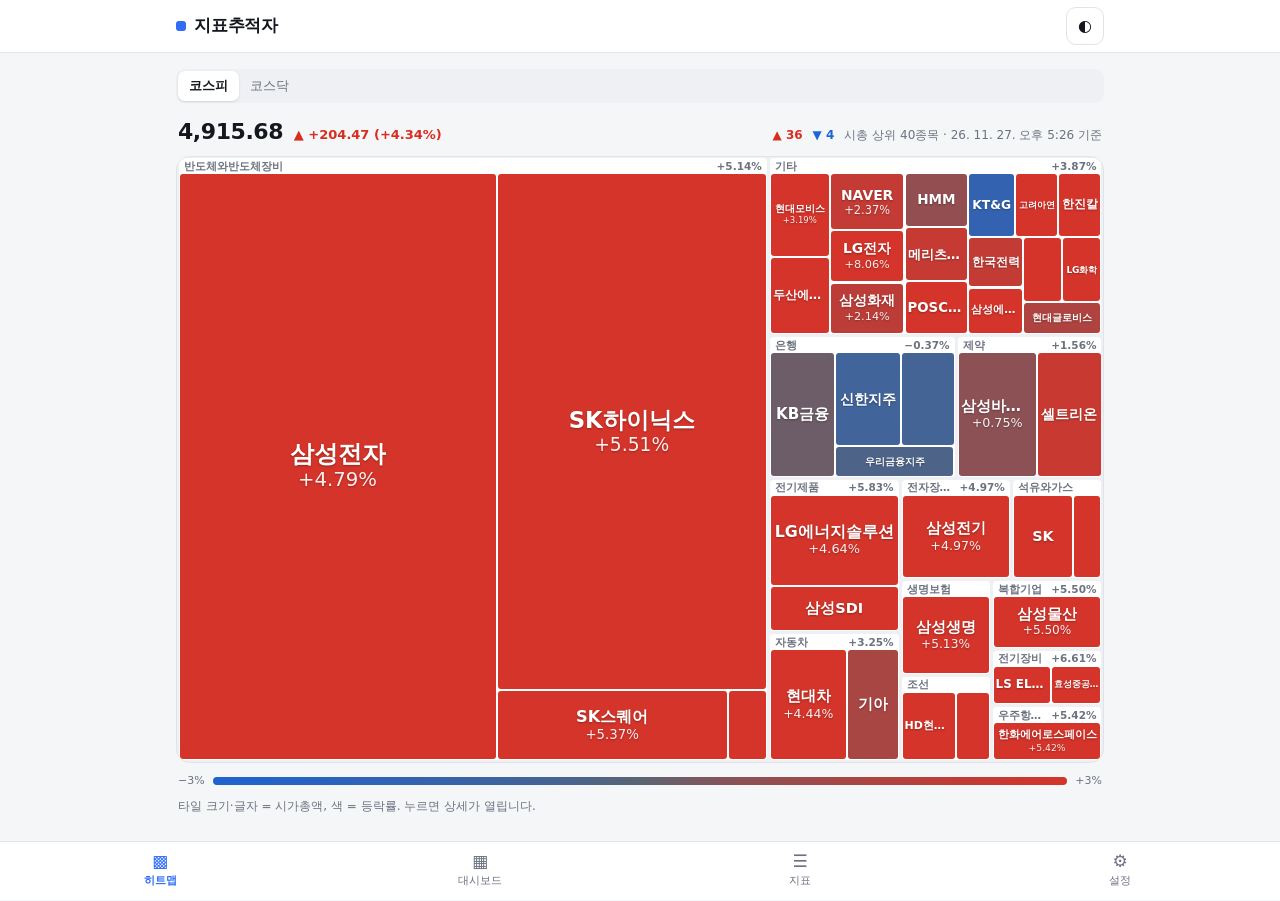
<file: index.html>
<!doctype html>
<html lang="ko">
<head>
  <meta charset="utf-8" />
  <meta name="viewport" content="width=device-width, initial-scale=1, viewport-fit=cover" />
  <title>지표추적자</title>
  <meta name="description" content="시장·금리·물가 지표를 한 화면에서 추적하는 모바일 우선 웹앱" />
  <meta name="color-scheme" content="light dark" />
  <meta name="theme-color" content="#ffffff" media="(prefers-color-scheme: light)" />
  <meta name="theme-color" content="#0f1115" media="(prefers-color-scheme: dark)" />
  <meta name="apple-mobile-web-app-capable" content="yes" />
  <meta name="apple-mobile-web-app-title" content="지표추적자" />

  <link rel="manifest" href="./manifest.webmanifest" />
  <link rel="icon" href="./icons/icon.svg" type="image/svg+xml" />
  <link rel="apple-touch-icon" href="./icons/icon.svg" />
  <link rel="stylesheet" href="./css/style.css" />

  <script>
    // 첫 페인트 전에 테마를 적용해 깜빡임을 막는다.
    try {
      const t = localStorage.getItem('jp.theme');
      if (t === 'light' || t === 'dark') document.documentElement.dataset.theme = t;
    } catch (_) {}
  </script>
</head>
<body>
  <a class="skip-link" href="#main">본문 바로가기</a>

  <header class="appbar">
    <div class="appbar__inner">
      <h1 class="appbar__title">
        <span class="appbar__mark" aria-hidden="true"></span>
        지표추적자
      </h1>
      <button id="themeToggle" class="icon-btn" type="button" aria-label="테마 변경">
        <span class="icon-btn__glyph" aria-hidden="true">◐</span>
      </button>
    </div>
  </header>

  <main id="main" class="main">
    <!-- 히트맵 (첫 화면) -->
    <section id="view-heatmap" class="view" role="tabpanel" aria-labelledby="tab-heatmap" tabindex="-1">
      <div class="segmented segmented--wide" id="marketSegmented" role="group" aria-label="시장 선택">
        <button type="button" data-market="kospi">코스피</button>
        <button type="button" data-market="kosdaq">코스닥</button>
      </div>

      <div class="hm-summary" id="marketSummary"></div>

      <div class="hm-board">
        <div id="heatmap" class="hm-canvas"></div>
      </div>

      <div class="hm-legend" aria-hidden="true">
        <span>−3%</span>
        <span class="hm-legend__bar" id="legendBar"></span>
        <span>+3%</span>
      </div>
      <p class="hm-note">타일 크기·글자 = 시가총액, 색 = 등락률. 누르면 상세가 열립니다.</p>
    </section>

    <!-- 대시보드 -->
    <section id="view-dashboard" class="view" role="tabpanel" aria-labelledby="tab-dashboard" tabindex="-1" hidden>
      <div class="stat-row" id="statRow"></div>

      <h2 class="section-title">
        즐겨찾기
        <span class="section-title__hint" id="pinnedCount"></span>
      </h2>
      <div id="pinnedGrid" class="grid"></div>

      <h2 class="section-title">변동폭 상위</h2>
      <div id="moversGrid" class="grid"></div>
    </section>

    <!-- 지표 목록 -->
    <section id="view-list" class="view" role="tabpanel" aria-labelledby="tab-list" tabindex="-1" hidden>
      <div class="search">
        <span class="search__icon" aria-hidden="true">⌕</span>
        <input id="searchInput" class="search__input" type="search" placeholder="지표 검색"
               autocomplete="off" aria-label="지표 검색" />
      </div>

      <div id="chipBar" class="chipbar" role="group" aria-label="카테고리 필터"></div>

      <div id="listGrid" class="grid"></div>
      <p id="emptyState" class="empty" hidden>조건에 맞는 지표가 없습니다.</p>
    </section>

    <!-- 설정 -->
    <section id="view-settings" class="view" role="tabpanel" aria-labelledby="tab-settings" tabindex="-1" hidden>
      <h2 class="section-title">화면</h2>
      <div class="panel">
        <div class="row">
          <span class="row__label">테마</span>
          <div class="segmented" id="themeSegmented" role="group" aria-label="테마 선택">
            <button type="button" data-theme-value="system">시스템</button>
            <button type="button" data-theme-value="light">라이트</button>
            <button type="button" data-theme-value="dark">다크</button>
          </div>
        </div>
      </div>

      <h2 class="section-title">데이터</h2>
      <div class="panel">
        <div class="row">
          <span class="row__label">기준일</span>
          <span class="row__value" id="metaUpdatedAt">—</span>
        </div>
        <div class="row">
          <span class="row__label">출처</span>
          <span class="row__value" id="metaSource">—</span>
        </div>
        <div class="row">
          <span class="row__label">지표 수</span>
          <span class="row__value" id="metaCount">—</span>
        </div>
        <div class="row">
          <span class="row__label">히트맵 종목</span>
          <span class="row__value" id="metaStocks">—</span>
        </div>
        <div class="row">
          <span class="row__label">수집 시각</span>
          <span class="row__value" id="metaFetchedAt">—</span>
        </div>
      </div>

      <h2 class="section-title">저장된 항목</h2>
      <div class="panel">
        <button id="resetPins" class="btn btn--danger" type="button">즐겨찾기 초기화</button>
      </div>

      <p class="foot">
        지표추적자 · 시세는 네이버 금융, 해외 지표는 Yahoo Finance·FRED 에서 받습니다.
        평일 장중(09:00–15:30)에는 10분마다, 마감 후 한 번 더 갱신합니다.
        체결 즉시 반영되는 실시간 시세가 아니며 지연·오류가 있을 수 있으니
        투자 판단의 근거로 삼지 마세요.
      </p>
    </section>
  </main>


  <nav class="tabbar" role="tablist" aria-label="주요 화면">
    <button id="tab-heatmap" class="tab" role="tab" type="button"
            aria-selected="true" aria-controls="view-heatmap" data-view="heatmap">
      <span class="tab__glyph" aria-hidden="true">▩</span>
      <span class="tab__label">히트맵</span>
    </button>
    <button id="tab-dashboard" class="tab" role="tab" type="button"
            aria-selected="false" aria-controls="view-dashboard" data-view="dashboard" tabindex="-1">
      <span class="tab__glyph" aria-hidden="true">▦</span>
      <span class="tab__label">대시보드</span>
    </button>
    <button id="tab-list" class="tab" role="tab" type="button"
            aria-selected="false" aria-controls="view-list" data-view="list" tabindex="-1">
      <span class="tab__glyph" aria-hidden="true">☰</span>
      <span class="tab__label">지표</span>
    </button>
    <button id="tab-settings" class="tab" role="tab" type="button"
            aria-selected="false" aria-controls="view-settings" data-view="settings" tabindex="-1">
      <span class="tab__glyph" aria-hidden="true">⚙</span>
      <span class="tab__label">설정</span>
    </button>
  </nav>

  <dialog id="detailDialog" class="sheet" aria-label="지표 상세">
    <div class="sheet__inner" id="detailBody"></div>
  </dialog>

  <div id="toast" class="toast" role="status" aria-live="polite" hidden></div>

  <script type="module" src="./js/app.js"></script>
</body>
</html>
</file>
<file: css/style.css>
/* ==========================================================================
   지표추적자 — 모바일 우선 스타일
   ========================================================================== */

/* --- 토큰 -------------------------------------------------------------- */

:root {
  --bg: #f5f6f8;
  --surface: #ffffff;
  --surface-2: #eef0f4;
  --border: #e0e3ea;
  --text: #14171d;
  --muted: #6b7280;
  --accent: #2f6df6;
  --accent-soft: #e6edfe;
  /* 국내 관례: 상승 빨강 / 하락 파랑 */
  --up: #d92d20;
  --down: #1d64d8;
  --flat: #6b7280;
  --shadow: 0 1px 2px rgb(16 24 40 / 6%), 0 1px 3px rgb(16 24 40 / 6%);
  --radius: 14px;
  --tabbar-h: 58px;
}

@media (prefers-color-scheme: dark) {
  :root:not([data-theme='light']) {
    --bg: #0f1115;
    --surface: #171a21;
    --surface-2: #1f232c;
    --border: #2a2f3a;
    --text: #e8eaf0;
    --muted: #98a1b3;
    --accent: #6f9bff;
    --accent-soft: #1c2740;
    --up: #ff6b5e;
    --down: #6fa8ff;
    --flat: #98a1b3;
    --shadow: none;
  }
}

:root[data-theme='dark'] {
  --bg: #0f1115;
  --surface: #171a21;
  --surface-2: #1f232c;
  --border: #2a2f3a;
  --text: #e8eaf0;
  --muted: #98a1b3;
  --accent: #6f9bff;
  --accent-soft: #1c2740;
  --up: #ff6b5e;
  --down: #6fa8ff;
  --flat: #98a1b3;
  --shadow: none;
}

/* --- 기본 -------------------------------------------------------------- */

* { box-sizing: border-box; }

/* .grid / .view 등 display 를 지정한 요소에도 hidden 이 확실히 먹도록 한다. */
[hidden] { display: none !important; }

html {
  -webkit-text-size-adjust: 100%;
}

body {
  margin: 0;
  background: var(--bg);
  color: var(--text);
  font-family: system-ui, -apple-system, 'Apple SD Gothic Neo', 'Pretendard',
    'Noto Sans KR', 'Malgun Gothic', sans-serif;
  font-size: 15px;
  line-height: 1.5;
  /* 하단 탭바 + iOS 홈 인디케이터 영역만큼 여백 확보 */
  padding-bottom: calc(var(--tabbar-h) + env(safe-area-inset-bottom));
  -webkit-font-smoothing: antialiased;
}

h1, h2, h3 { margin: 0; font-weight: 600; }
button { font: inherit; color: inherit; }

.skip-link {
  position: absolute;
  left: -9999px;
}
.skip-link:focus {
  left: 12px;
  top: 12px;
  z-index: 100;
  padding: 8px 14px;
  background: var(--accent);
  color: #fff;
  border-radius: 8px;
}

:where(button, input, [tabindex]):focus-visible {
  outline: 2px solid var(--accent);
  outline-offset: 2px;
}

/* --- 상단 바 ----------------------------------------------------------- */

.appbar {
  position: sticky;
  top: 0;
  z-index: 20;
  /* backdrop-filter 미지원 환경에서는 반투명 배경 뒤 내용이 그대로 비쳐 읽힌다.
     고정 바는 불투명하게 두어 어디서나 동일하게 보이도록 한다. */
  background: var(--surface);
  border-bottom: 1px solid var(--border);
  padding-top: env(safe-area-inset-top);
}

.appbar__inner {
  max-width: 960px;
  margin: 0 auto;
  height: 52px;
  padding: 0 16px;
  display: flex;
  align-items: center;
  justify-content: space-between;
  gap: 12px;
}

.appbar__title {
  display: flex;
  align-items: center;
  gap: 8px;
  font-size: 17px;
  letter-spacing: -0.01em;
}

.appbar__mark {
  width: 10px;
  height: 10px;
  border-radius: 3px;
  background: var(--accent);
}

.icon-btn {
  width: 38px;
  height: 38px;
  display: grid;
  place-items: center;
  border: 1px solid var(--border);
  border-radius: 10px;
  background: var(--surface);
  cursor: pointer;
}
.icon-btn:active { background: var(--surface-2); }
.icon-btn__glyph { font-size: 16px; line-height: 1; }

/* --- 레이아웃 ---------------------------------------------------------- */

.main {
  max-width: 960px;
  margin: 0 auto;
  padding: 12px 16px 28px;
}

.view:focus { outline: none; }

.section-title {
  display: flex;
  align-items: baseline;
  justify-content: space-between;
  gap: 8px;
  margin: 22px 2px 10px;
  font-size: 13px;
  font-weight: 600;
  color: var(--muted);
  letter-spacing: 0.02em;
}
.section-title:first-child { margin-top: 6px; }
.section-title__hint { font-weight: 400; font-size: 12px; }

.grid {
  display: grid;
  grid-template-columns: 1fr;
  gap: 10px;
}

@media (min-width: 560px) {
  .grid { grid-template-columns: repeat(2, 1fr); }
}
@media (min-width: 860px) {
  .grid { grid-template-columns: repeat(3, 1fr); }
}

/* --- 요약 통계 --------------------------------------------------------- */

.stat-row {
  display: grid;
  grid-template-columns: repeat(3, 1fr);
  gap: 8px;
  margin-top: 4px;
}

.stat {
  background: var(--surface);
  border: 1px solid var(--border);
  border-radius: var(--radius);
  padding: 12px 10px;
  text-align: center;
  box-shadow: var(--shadow);
}
.stat__value {
  font-size: 20px;
  font-weight: 650;
  font-variant-numeric: tabular-nums;
  letter-spacing: -0.02em;
}
.stat__label {
  margin-top: 2px;
  font-size: 11px;
  color: var(--muted);
}

/* --- 지표 카드 --------------------------------------------------------- */

.card {
  position: relative;
  background: var(--surface);
  border: 1px solid var(--border);
  border-radius: var(--radius);
  box-shadow: var(--shadow);
  transition: border-color 120ms ease;
}
@media (hover: hover) {
  .card:hover { border-color: color-mix(in srgb, var(--accent) 45%, var(--border)); }
}

/* 카드 본문 전체가 상세 시트를 여는 버튼이다. ★ 버튼과 중첩되지 않도록 분리한다. */
.card__main {
  display: block;
  width: 100%;
  padding: 14px;
  text-align: left;
  color: inherit;
  background: none;
  border: 0;
  border-radius: var(--radius);
  cursor: pointer;
  transition: transform 120ms ease;
}
.card__main:active { transform: scale(0.99); }

.card__head {
  display: flex;
  align-items: flex-start;
  justify-content: space-between;
  gap: 8px;
  padding-right: 26px; /* ★ 버튼 자리 */
}

.card__name {
  display: block;
  font-size: 15px;
  font-weight: 600;
  letter-spacing: -0.01em;
}

.card__cat {
  display: inline-block;
  margin-top: 3px;
  padding: 1px 7px;
  font-size: 11px;
  color: var(--muted);
  background: var(--surface-2);
  border-radius: 999px;
}

.pin {
  position: absolute;
  top: 9px;
  right: 9px;
  flex: none;
  width: 30px;
  height: 30px;
  display: grid;
  place-items: center;
  font-size: 15px;
  line-height: 1;
  color: var(--muted);
  background: none;
  border: 0;
  border-radius: 8px;
  cursor: pointer;
}
.pin[aria-pressed='true'] { color: #f0a12c; }
.pin:active { background: var(--surface-2); }

.card__value {
  display: block;
  margin-top: 10px;
  font-size: 24px;
  font-weight: 650;
  font-variant-numeric: tabular-nums;
  letter-spacing: -0.02em;
}
.card__unit {
  margin-left: 3px;
  font-size: 12px;
  font-weight: 500;
  color: var(--muted);
}

.delta {
  display: inline-flex;
  align-items: center;
  gap: 4px;
  margin-top: 4px;
  font-size: 13px;
  font-weight: 600;
  font-variant-numeric: tabular-nums;
}
.delta--up { color: var(--up); }
.delta--down { color: var(--down); }
.delta--flat { color: var(--flat); }

.spark {
  display: block;
  width: 100%;
  height: 44px;
  margin-top: 8px;
  overflow: visible;
}
/* 선/면 모두 currentColor 를 쓰므로 추세 색은 여기서만 정한다. */
.spark--up { color: var(--up); }
.spark--down { color: var(--down); }
.spark--flat { color: var(--flat); }

/* --- 히트맵 ------------------------------------------------------------ */

.segmented--wide {
  display: grid;
  grid-template-columns: 1fr 1fr;
  margin-top: 4px;
}
.segmented--wide button { padding: 9px 12px; font-size: 14px; }

.hm-summary {
  display: flex;
  align-items: baseline;
  justify-content: space-between;
  flex-wrap: wrap;
  gap: 4px 12px;
  margin: 12px 2px 8px;
}

.hm-summary__value {
  margin-right: 6px;
  font-size: 22px;
  font-weight: 650;
  font-variant-numeric: tabular-nums;
  letter-spacing: -0.02em;
}

.hm-summary .delta { margin-top: 0; font-size: 13px; }

.hm-summary__breadth {
  display: flex;
  gap: 10px;
  font-size: 12px;
  font-weight: 600;
  font-variant-numeric: tabular-nums;
}
.hm-summary__count { color: var(--muted); font-weight: 400; }

/* 히트맵 화면은 세로로 꽉 채운다. 위아래 요소가 자리를 잡고 남은 공간을
   보드가 전부 가져가므로, 첫 화면에서 스크롤 없이 지도 전체가 보인다. */
#view-heatmap {
  display: flex;
  flex-direction: column;
  min-height: calc(100vh - 150px - env(safe-area-inset-top) - env(safe-area-inset-bottom));
  min-height: calc(100dvh - 150px - env(safe-area-inset-top) - env(safe-area-inset-bottom));
}

.hm-board {
  position: relative;
  flex: 1 1 auto;
  min-height: 300px;
  max-height: 680px;
  border: 1px solid var(--border);
  border-radius: var(--radius);
  overflow: hidden;
  background: var(--surface-2);
}

.hm-canvas {
  position: absolute;
  inset: 0;
}

.hm-sector {
  position: absolute;
  border-radius: 4px;
  background: var(--surface);
  overflow: hidden;
}

.hm-sector__head {
  display: flex;
  align-items: center;
  justify-content: space-between;
  gap: 6px;
  height: 17px;
  padding: 0 5px;
  font-size: 10.5px;
  font-weight: 600;
  color: var(--muted);
  white-space: nowrap;
  overflow: hidden;
}
/* 업종명이 길어도 등락률이 잘리지 않도록, 줄어드는 쪽은 업종명으로 고정한다. */
.hm-sector__head > span:first-child {
  min-width: 0;
  overflow: hidden;
  text-overflow: ellipsis;
}
.hm-sector__pct { flex: none; font-variant-numeric: tabular-nums; }

.hm-tile {
  position: absolute;
  display: flex;
  flex-direction: column;
  align-items: center;
  justify-content: center;
  gap: 1px;
  padding: 0 2px;
  overflow: hidden;
  color: #fff;
  border: 0;
  border-radius: 3px;
  cursor: pointer;
  line-height: 1.15;
  text-shadow: 0 1px 2px rgb(0 0 0 / 30%);
}
.hm-tile:active { filter: brightness(1.15); }
@media (hover: hover) {
  .hm-tile:hover { outline: 2px solid #fff; outline-offset: -2px; }
}

.hm-tile__name {
  max-width: 100%;
  font-weight: 600;
  white-space: nowrap;
  overflow: hidden;
  text-overflow: ellipsis;
}
.hm-tile__pct {
  max-width: 100%;
  font-variant-numeric: tabular-nums;
  white-space: nowrap;
  overflow: hidden;
  opacity: 0.92;
}

.hm-legend {
  display: flex;
  align-items: center;
  gap: 8px;
  margin: 10px 2px 0;
  font-size: 11px;
  color: var(--muted);
  font-variant-numeric: tabular-nums;
}
.hm-legend__bar {
  flex: 1;
  height: 8px;
  border-radius: 4px;
}

.hm-note {
  margin: 8px 2px 0;
  font-size: 12px;
  line-height: 1.5;
  color: var(--muted);
}
/* 세로가 짧은 기기에서는 설명 문구를 접고 지도에 자리를 더 준다. */
@media (max-height: 700px) {
  .hm-note { display: none; }
}

.hm-swatch {
  flex: none;
  width: 22px;
  height: 22px;
  border-radius: 6px;
}

/* --- 검색 / 필터 ------------------------------------------------------- */

.search {
  position: relative;
  margin-top: 4px;
}
.search__icon {
  position: absolute;
  left: 13px;
  top: 50%;
  transform: translateY(-50%);
  color: var(--muted);
  font-size: 17px;
  pointer-events: none;
}
.search__input {
  width: 100%;
  height: 42px;
  padding: 0 14px 0 36px;
  font-size: 16px; /* iOS 자동 확대 방지 */
  color: var(--text);
  background: var(--surface);
  border: 1px solid var(--border);
  border-radius: 12px;
  appearance: none;
}
.search__input::placeholder { color: var(--muted); }

.chipbar {
  display: flex;
  gap: 7px;
  margin: 12px 0 4px;
  padding-bottom: 4px;
  overflow-x: auto;
  scrollbar-width: none;
  -webkit-overflow-scrolling: touch;
}
.chipbar::-webkit-scrollbar { display: none; }

.chip {
  flex: none;
  padding: 6px 13px;
  font-size: 13px;
  white-space: nowrap;
  background: var(--surface);
  border: 1px solid var(--border);
  border-radius: 999px;
  cursor: pointer;
}
.chip[aria-pressed='true'] {
  color: var(--accent);
  background: var(--accent-soft);
  border-color: color-mix(in srgb, var(--accent) 40%, transparent);
  font-weight: 600;
}

.empty {
  margin: 32px 0;
  text-align: center;
  color: var(--muted);
  font-size: 14px;
}

/* --- 설정 패널 --------------------------------------------------------- */

.panel {
  background: var(--surface);
  border: 1px solid var(--border);
  border-radius: var(--radius);
  overflow: hidden;
  box-shadow: var(--shadow);
}

.row {
  display: flex;
  align-items: center;
  justify-content: space-between;
  gap: 12px;
  padding: 13px 14px;
  border-bottom: 1px solid var(--border);
}
.row:last-child { border-bottom: 0; }
.row__label { font-size: 14px; }
.row__value {
  font-size: 14px;
  color: var(--muted);
  font-variant-numeric: tabular-nums;
  text-align: right;
}

.segmented {
  display: flex;
  padding: 2px;
  background: var(--surface-2);
  border-radius: 9px;
}
.segmented button {
  padding: 5px 11px;
  font-size: 13px;
  color: var(--muted);
  background: none;
  border: 0;
  border-radius: 7px;
  cursor: pointer;
}
.segmented button[aria-pressed='true'] {
  color: var(--text);
  background: var(--surface);
  font-weight: 600;
  box-shadow: var(--shadow);
}

.btn {
  width: 100%;
  padding: 13px 14px;
  font-size: 14px;
  background: none;
  border: 0;
  cursor: pointer;
  text-align: left;
}
.btn--danger { color: var(--up); }
.btn:active { background: var(--surface-2); }

.foot {
  margin: 22px 2px 0;
  font-size: 12px;
  line-height: 1.6;
  color: var(--muted);
}

/* --- 하단 탭바 --------------------------------------------------------- */

.tabbar {
  position: fixed;
  left: 0;
  right: 0;
  bottom: 0;
  z-index: 30;
  display: flex;
  /* 상단 바와 같은 이유로 불투명하게 유지한다. */
  background: var(--surface);
  border-top: 1px solid var(--border);
  padding-bottom: env(safe-area-inset-bottom);
}

.tab {
  flex: 1;
  height: var(--tabbar-h);
  display: flex;
  flex-direction: column;
  align-items: center;
  justify-content: center;
  gap: 3px;
  color: var(--muted);
  background: none;
  border: 0;
  cursor: pointer;
}
.tab__glyph { font-size: 17px; line-height: 1; }
.tab__label { font-size: 11px; }
.tab[aria-selected='true'] { color: var(--accent); }
.tab[aria-selected='true'] .tab__label { font-weight: 600; }

/* --- 상세 시트 --------------------------------------------------------- */

.sheet {
  width: 100%;
  max-width: 520px;
  margin: auto auto 0;
  padding: 0;
  color: var(--text);
  background: var(--surface);
  border: 0;
  border-radius: 18px 18px 0 0;
  box-shadow: 0 -8px 40px rgb(0 0 0 / 18%);
}
.sheet::backdrop { background: rgb(0 0 0 / 45%); }

@media (min-width: 560px) {
  .sheet {
    margin: auto;
    border-radius: 18px;
  }
}

.sheet__inner {
  padding: 18px 18px calc(18px + env(safe-area-inset-bottom));
}

.sheet__grip {
  width: 38px;
  height: 4px;
  margin: -6px auto 12px;
  background: var(--border);
  border-radius: 2px;
}

.sheet__head {
  position: relative;
  display: flex;
  align-items: flex-start;
  justify-content: space-between;
  gap: 10px;
}
.sheet__head .pin { top: -3px; right: -4px; }

.sheet__title { font-size: 18px; font-weight: 650; }

.sheet__value {
  margin-top: 10px;
  font-size: 30px;
  font-weight: 700;
  font-variant-numeric: tabular-nums;
  letter-spacing: -0.02em;
}

.sheet .spark { height: 120px; margin-top: 14px; }

.statlist {
  display: grid;
  grid-template-columns: repeat(2, 1fr);
  gap: 8px;
  margin-top: 16px;
}
.statlist div {
  padding: 10px 12px;
  background: var(--surface-2);
  border-radius: 10px;
}
.statlist dt { font-size: 11px; color: var(--muted); }
.statlist dd {
  margin: 2px 0 0;
  font-size: 15px;
  font-weight: 600;
  font-variant-numeric: tabular-nums;
}

.sheet__close {
  width: 100%;
  margin-top: 16px;
  padding: 12px;
  font-size: 15px;
  font-weight: 600;
  color: var(--text);
  background: var(--surface-2);
  border: 0;
  border-radius: 12px;
  cursor: pointer;
}

/* --- 토스트 ------------------------------------------------------------ */

.toast {
  position: fixed;
  left: 50%;
  bottom: calc(var(--tabbar-h) + env(safe-area-inset-bottom) + 14px);
  z-index: 40;
  transform: translateX(-50%);
  padding: 9px 16px;
  font-size: 13px;
  color: var(--surface);
  background: var(--text);
  border-radius: 999px;
  box-shadow: 0 4px 16px rgb(0 0 0 / 20%);
}

/* --- 스켈레톤 ---------------------------------------------------------- */

.skeleton--fill { height: 100%; border-radius: 0; }

.skeleton {
  height: 132px;
  background: var(--surface);
  border: 1px solid var(--border);
  border-radius: var(--radius);
  animation: pulse 1.4s ease-in-out infinite;
}

@keyframes pulse {
  50% { opacity: 0.55; }
}

@media (prefers-reduced-motion: reduce) {
  *, *::before, *::after {
    animation-duration: 0.01ms !important;
    animation-iteration-count: 1 !important;
    transition-duration: 0.01ms !important;
  }
}
</file>
